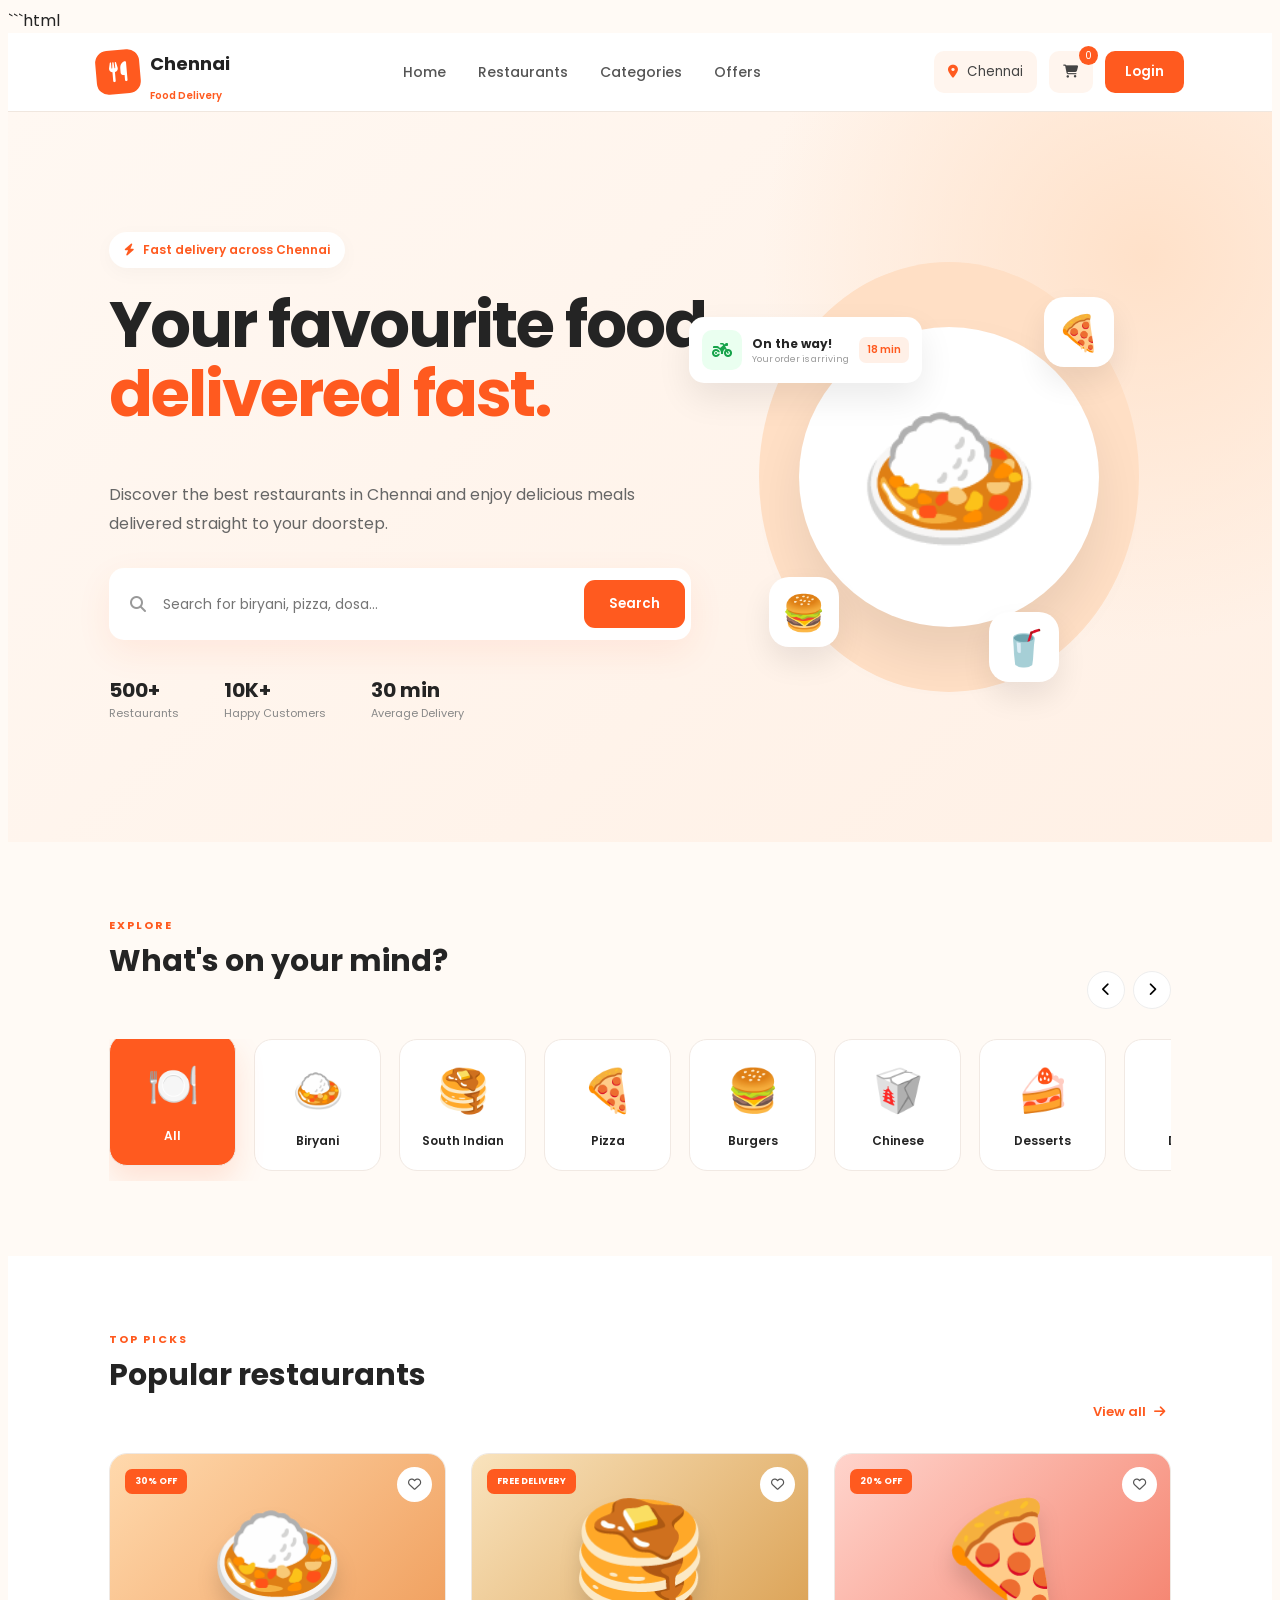
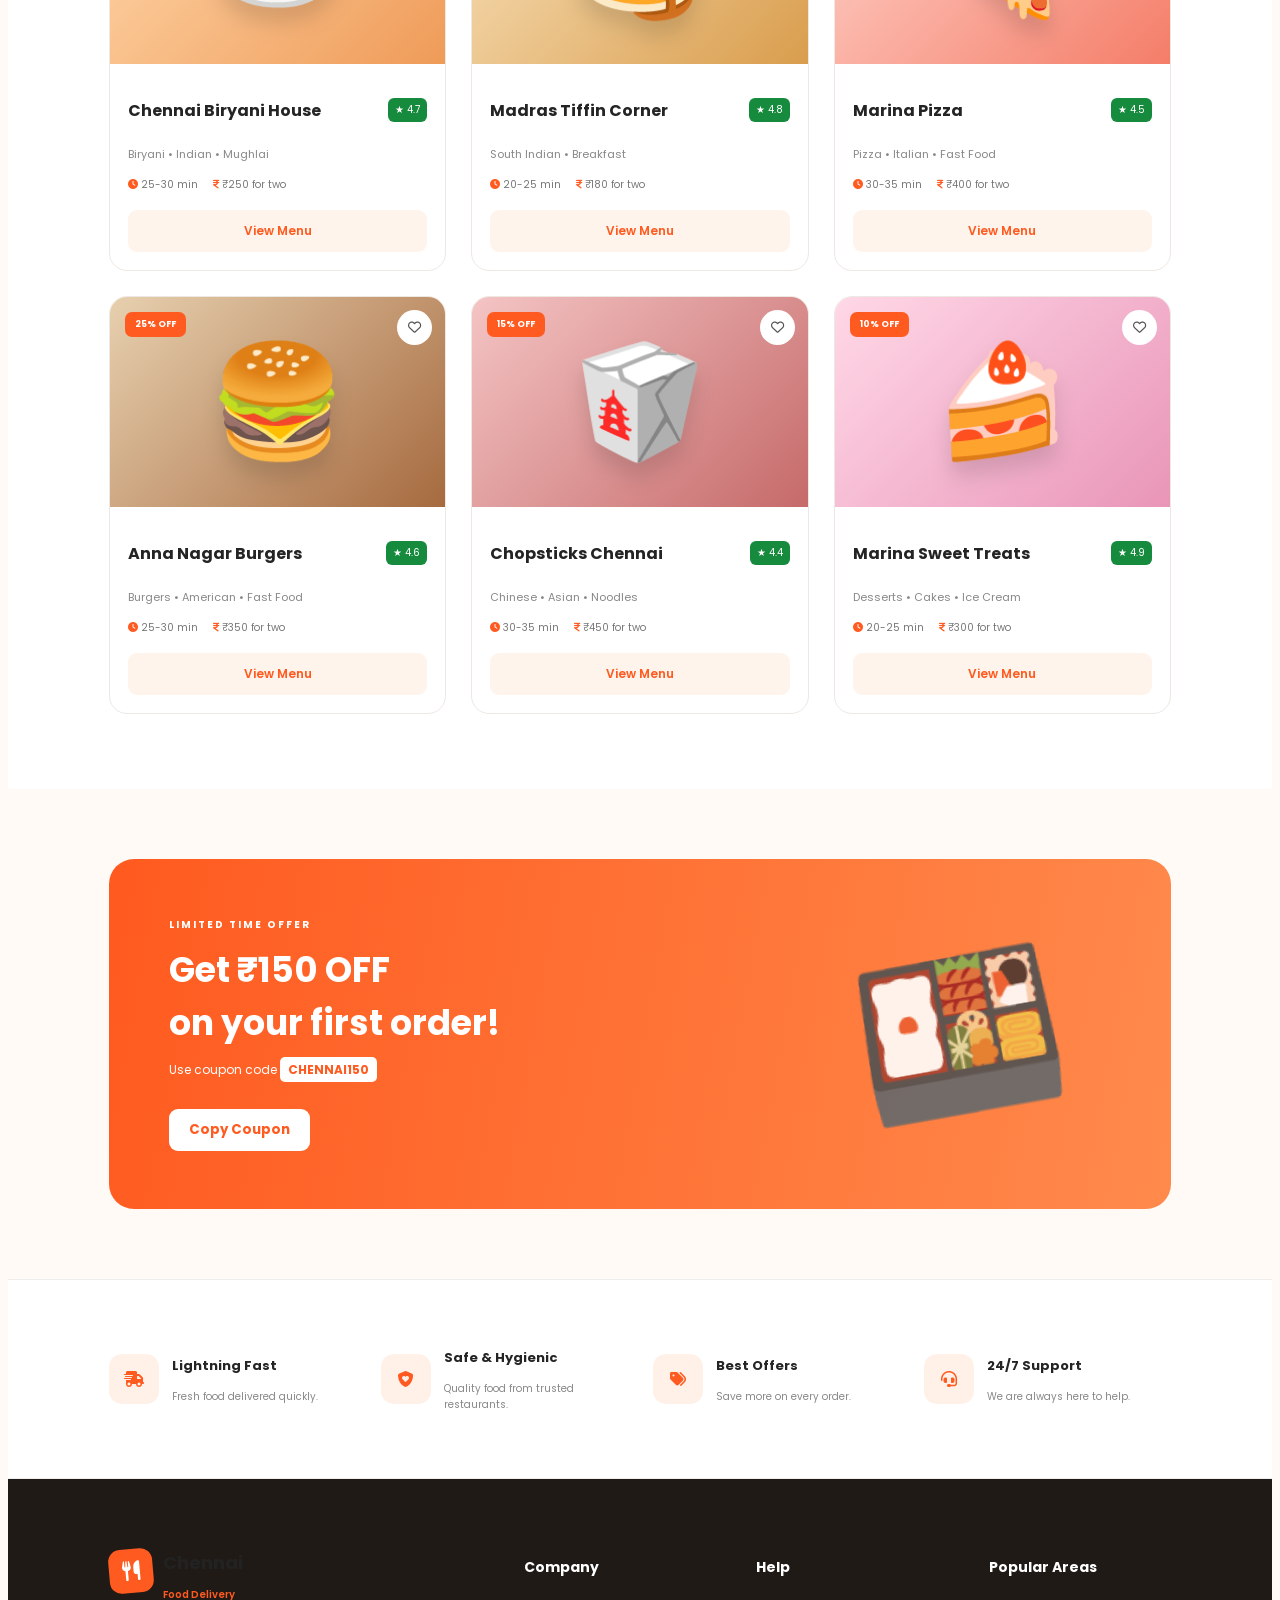
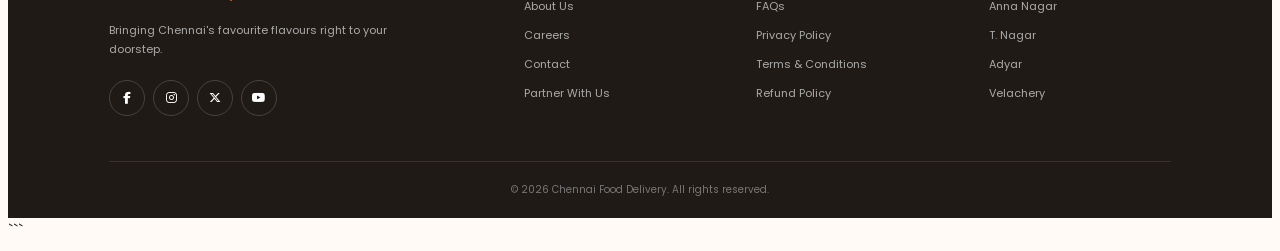
<file: chennai-food-delivery/index.html>
```html
<!DOCTYPE html>
<html lang="en">
<head>
    <meta charset="UTF-8">
    <meta name="viewport" content="width=device-width, initial-scale=1.0">

    <title>Chennai Food Delivery</title>

    <link rel="stylesheet" href="css/style.css">

    <!-- Google Font -->
    <link rel="preconnect" href="https://fonts.googleapis.com">
    <link rel="preconnect" href="https://fonts.gstatic.com" crossorigin>
    <link href="https://fonts.googleapis.com/css2?family=Poppins:wght@300;400;500;600;700;800&display=swap" rel="stylesheet">

    <!-- Icons -->
    <link rel="stylesheet"
          href="https://cdnjs.cloudflare.com/ajax/libs/font-awesome/6.5.2/css/all.min.css">
</head>

<body>

<!-- ================= NAVBAR ================= -->

<header class="navbar">

    <div class="logo">
        <div class="logo-icon">
            <i class="fa-solid fa-utensils"></i>
        </div>

        <div>
            <h2>Chennai</h2>
            <span>Food Delivery</span>
        </div>
    </div>

    <nav>
        <a href="#home">Home</a>
        <a href="#restaurants">Restaurants</a>
        <a href="#categories">Categories</a>
        <a href="#offers">Offers</a>
    </nav>

    <div class="nav-actions">

        <button class="location-btn">
            <i class="fa-solid fa-location-dot"></i>
            Chennai
        </button>

        <button class="cart-btn" onclick="openCart()">
            <i class="fa-solid fa-cart-shopping"></i>
            <span id="cartCount">0</span>
        </button>

        <button class="login-btn" onclick="openLogin()">
            Login
        </button>

    </div>

    <button class="menu-btn" onclick="toggleMobileMenu()">
        <i class="fa-solid fa-bars"></i>
    </button>

</header>


<!-- ================= MOBILE MENU ================= -->

<div class="mobile-menu" id="mobileMenu">

    <a href="#home">Home</a>
    <a href="#restaurants">Restaurants</a>
    <a href="#categories">Categories</a>
    <a href="#offers">Offers</a>

</div>


<!-- ================= HERO ================= -->

<section class="hero" id="home">

    <div class="hero-content">

        <span class="hero-tag">
            <i class="fa-solid fa-bolt"></i>
            Fast delivery across Chennai
        </span>

        <h1>
            Your favourite food,
            <span>delivered fast.</span>
        </h1>

        <p>
            Discover the best restaurants in Chennai and
            enjoy delicious meals delivered straight to your doorstep.
        </p>

        <div class="search-box">

            <i class="fa-solid fa-magnifying-glass"></i>

            <input
                type="text"
                id="searchInput"
                placeholder="Search for biryani, pizza, dosa..."
                onkeyup="searchFood()"
            >

            <button onclick="searchFood()">
                Search
            </button>

        </div>

        <div class="hero-stats">

            <div>
                <strong>500+</strong>
                <span>Restaurants</span>
            </div>

            <div>
                <strong>10K+</strong>
                <span>Happy Customers</span>
            </div>

            <div>
                <strong>30 min</strong>
                <span>Average Delivery</span>
            </div>

        </div>

    </div>


    <div class="hero-image">

        <div class="delivery-card">

            <div class="delivery-icon">
                <i class="fa-solid fa-motorcycle"></i>
            </div>

            <div>
                <strong>On the way!</strong>
                <small>Your order is arriving</small>
            </div>

            <span class="delivery-time">
                18 min
            </span>

        </div>

        <div class="food-circle">
            🍛
        </div>

        <div class="floating-food food-one">🍕</div>
        <div class="floating-food food-two">🍔</div>
        <div class="floating-food food-three">🥤</div>

    </div>

</section>


<!-- ================= CATEGORIES ================= -->

<section class="section" id="categories">

    <div class="section-heading">

        <div>
            <span class="small-title">EXPLORE</span>
            <h2>What's on your mind?</h2>
        </div>

        <div class="category-arrows">
            <button onclick="scrollCategories(-1)">
                <i class="fa-solid fa-chevron-left"></i>
            </button>

            <button onclick="scrollCategories(1)">
                <i class="fa-solid fa-chevron-right"></i>
            </button>
        </div>

    </div>


    <div class="categories" id="categoryContainer">

        <div class="category active" onclick="filterCategory('all')">
            <div class="category-icon">🍽️</div>
            <span>All</span>
        </div>

        <div class="category" onclick="filterCategory('biryani')">
            <div class="category-icon">🍛</div>
            <span>Biryani</span>
        </div>

        <div class="category" onclick="filterCategory('south-indian')">
            <div class="category-icon">🥞</div>
            <span>South Indian</span>
        </div>

        <div class="category" onclick="filterCategory('pizza')">
            <div class="category-icon">🍕</div>
            <span>Pizza</span>
        </div>

        <div class="category" onclick="filterCategory('burger')">
            <div class="category-icon">🍔</div>
            <span>Burgers</span>
        </div>

        <div class="category" onclick="filterCategory('chinese')">
            <div class="category-icon">🥡</div>
            <span>Chinese</span>
        </div>

        <div class="category" onclick="filterCategory('dessert')">
            <div class="category-icon">🍰</div>
            <span>Desserts</span>
        </div>

        <div class="category" onclick="filterCategory('drinks')">
            <div class="category-icon">🥤</div>
            <span>Drinks</span>
        </div>

    </div>

</section>


<!-- ================= RESTAURANTS ================= -->

<section class="section restaurants-section" id="restaurants">

    <div class="section-heading">

        <div>
            <span class="small-title">TOP PICKS</span>
            <h2>Popular restaurants</h2>
        </div>

        <button class="view-all" onclick="showAllRestaurants()">
            View all
            <i class="fa-solid fa-arrow-right"></i>
        </button>

    </div>


    <div class="restaurant-grid" id="restaurantGrid">


        <!-- Restaurant 1 -->

        <article class="restaurant-card"
                 data-category="biryani">

            <div class="restaurant-image biryani-bg">

                <span class="discount">
                    30% OFF
                </span>

                <button class="favorite"
                        onclick="toggleFavorite(this)">
                    <i class="fa-regular fa-heart"></i>
                </button>

                <div class="restaurant-emoji">
                    🍛
                </div>

            </div>

            <div class="restaurant-info">

                <div class="restaurant-title">

                    <h3>Chennai Biryani House</h3>

                    <span class="rating">
                        ★ 4.7
                    </span>

                </div>

                <p>
                    Biryani • Indian • Mughlai
                </p>

                <div class="restaurant-meta">

                    <span>
                        <i class="fa-solid fa-clock"></i>
                        25-30 min
                    </span>

                    <span>
                        <i class="fa-solid fa-indian-rupee-sign"></i>
                        ₹250 for two
                    </span>

                </div>

                <button class="menu-button"
                        onclick="viewMenu('Chennai Biryani House')">
                    View Menu
                </button>

            </div>

        </article>


        <!-- Restaurant 2 -->

        <article class="restaurant-card"
                 data-category="south-indian">

            <div class="restaurant-image dosa-bg">

                <span class="discount">
                    FREE DELIVERY
                </span>

                <button class="favorite"
                        onclick="toggleFavorite(this)">
                    <i class="fa-regular fa-heart"></i>
                </button>

                <div class="restaurant-emoji">
                    🥞
                </div>

            </div>

            <div class="restaurant-info">

                <div class="restaurant-title">

                    <h3>Madras Tiffin Corner</h3>

                    <span class="rating">
                        ★ 4.8
                    </span>

                </div>

                <p>
                    South Indian • Breakfast
                </p>

                <div class="restaurant-meta">

                    <span>
                        <i class="fa-solid fa-clock"></i>
                        20-25 min
                    </span>

                    <span>
                        <i class="fa-solid fa-indian-rupee-sign"></i>
                        ₹180 for two
                    </span>

                </div>

                <button class="menu-button"
                        onclick="viewMenu('Madras Tiffin Corner')">
                    View Menu
                </button>

            </div>

        </article>


        <!-- Restaurant 3 -->

        <article class="restaurant-card"
                 data-category="pizza">

            <div class="restaurant-image pizza-bg">

                <span class="discount">
                    20% OFF
                </span>

                <button class="favorite"
                        onclick="toggleFavorite(this)">
                    <i class="fa-regular fa-heart"></i>
                </button>

                <div class="restaurant-emoji">
                    🍕

                </div>

            </div>

            <div class="restaurant-info">

                <div class="restaurant-title">

                    <h3>Marina Pizza</h3>

                    <span class="rating">
                        ★ 4.5
                    </span>

                </div>

                <p>
                    Pizza • Italian • Fast Food
                </p>

                <div class="restaurant-meta">

                    <span>
                        <i class="fa-solid fa-clock"></i>
                        30-35 min
                    </span>

                    <span>
                        <i class="fa-solid fa-indian-rupee-sign"></i>
                        ₹400 for two
                    </span>

                </div>

                <button class="menu-button"
                        onclick="viewMenu('Marina Pizza')">
                    View Menu
                </button>

            </div>

        </article>


        <!-- Restaurant 4 -->

        <article class="restaurant-card"
                 data-category="burger">

            <div class="restaurant-image burger-bg">

                <span class="discount">
                    25% OFF
                </span>

                <button class="favorite"
                        onclick="toggleFavorite(this)">
                    <i class="fa-regular fa-heart"></i>
                </button>

                <div class="restaurant-emoji">
                    🍔
                </div>

            </div>

            <div class="restaurant-info">

                <div class="restaurant-title">

                    <h3>Anna Nagar Burgers</h3>

                    <span class="rating">
                        ★ 4.6
                    </span>

                </div>

                <p>
                    Burgers • American • Fast Food
                </p>

                <div class="restaurant-meta">

                    <span>
                        <i class="fa-solid fa-clock"></i>
                        25-30 min
                    </span>

                    <span>
                        <i class="fa-solid fa-indian-rupee-sign"></i>
                        ₹350 for two
                    </span>

                </div>

                <button class="menu-button"
                        onclick="viewMenu('Anna Nagar Burgers')">
                    View Menu
                </button>

            </div>

        </article>


        <!-- Restaurant 5 -->

        <article class="restaurant-card"
                 data-category="chinese">

            <div class="restaurant-image chinese-bg">

                <span class="discount">
                    15% OFF
                </span>

                <button class="favorite"
                        onclick="toggleFavorite(this)">
                    <i class="fa-regular fa-heart"></i>
                </button>

                <div class="restaurant-emoji">
                    🥡
                </div>

            </div>

            <div class="restaurant-info">

                <div class="restaurant-title">

                    <h3>Chopsticks Chennai</h3>

                    <span class="rating">
                        ★ 4.4
                    </span>

                </div>

                <p>
                    Chinese • Asian • Noodles
                </p>

                <div class="restaurant-meta">

                    <span>
                        <i class="fa-solid fa-clock"></i>
                        30-35 min
                    </span>

                    <span>
                        <i class="fa-solid fa-indian-rupee-sign"></i>
                        ₹450 for two
                    </span>

                </div>

                <button class="menu-button"
                        onclick="viewMenu('Chopsticks Chennai')">
                    View Menu
                </button>

            </div>

        </article>


        <!-- Restaurant 6 -->

        <article class="restaurant-card"
                 data-category="dessert">

            <div class="restaurant-image dessert-bg">

                <span class="discount">
                    10% OFF
                </span>

                <button class="favorite"
                        onclick="toggleFavorite(this)">
                    <i class="fa-regular fa-heart"></i>
                </button>

                <div class="restaurant-emoji">
                    🍰
                </div>

            </div>

            <div class="restaurant-info">

                <div class="restaurant-title">

                    <h3>Marina Sweet Treats</h3>

                    <span class="rating">
                        ★ 4.9
                    </span>

                </div>

                <p>
                    Desserts • Cakes • Ice Cream
                </p>

                <div class="restaurant-meta">

                    <span>
                        <i class="fa-solid fa-clock"></i>
                        20-25 min
                    </span>

                    <span>
                        <i class="fa-solid fa-indian-rupee-sign"></i>
                        ₹300 for two
                    </span>

                </div>

                <button class="menu-button"
                        onclick="viewMenu('Marina Sweet Treats')">
                    View Menu
                </button>

            </div>

        </article>

    </div>

</section>


<!-- ================= OFFER BANNER ================= -->

<section class="offer-section" id="offers">

    <div class="offer-content">

        <span>LIMITED TIME OFFER</span>

        <h2>
            Get ₹150 OFF<br>
            on your first order!
        </h2>

        <p>
            Use coupon code
            <strong>CHENNAI150</strong>
        </p>

        <button onclick="copyCoupon()">
            Copy Coupon
        </button>

    </div>

    <div class="offer-food">
        🍱
    </div>

</section>


<!-- ================= FEATURES ================= -->

<section class="features">

    <div class="feature">

        <div class="feature-icon">
            <i class="fa-solid fa-truck-fast"></i>
        </div>

        <div>
            <h3>Lightning Fast</h3>
            <p>Fresh food delivered quickly.</p>
        </div>

    </div>


    <div class="feature">

        <div class="feature-icon">
            <i class="fa-solid fa-shield-heart"></i>
        </div>

        <div>
            <h3>Safe & Hygienic</h3>
            <p>Quality food from trusted restaurants.</p>
        </div>

    </div>


    <div class="feature">

        <div class="feature-icon">
            <i class="fa-solid fa-tags"></i>
        </div>

        <div>
            <h3>Best Offers</h3>
            <p>Save more on every order.</p>
        </div>

    </div>


    <div class="feature">

        <div class="feature-icon">
            <i class="fa-solid fa-headset"></i>
        </div>

        <div>
            <h3>24/7 Support</h3>
            <p>We are always here to help.</p>
        </div>

    </div>

</section>


<!-- ================= FOOTER ================= -->

<footer>

    <div class="footer-content">

        <div class="footer-brand">

            <div class="logo">

                <div class="logo-icon">
                    <i class="fa-solid fa-utensils"></i>
                </div>

                <div>
                    <h2>Chennai</h2>
                    <span>Food Delivery</span>
                </div>

            </div>

            <p>
                Bringing Chennai's favourite flavours
                right to your doorstep.
            </p>

            <div class="social-icons">

                <a href="#">
                    <i class="fa-brands fa-facebook-f"></i>
                </a>

                <a href="#">
                    <i class="fa-brands fa-instagram"></i>
                </a>

                <a href="#">
                    <i class="fa-brands fa-x-twitter"></i>
                </a>

                <a href="#">
                    <i class="fa-brands fa-youtube"></i>
                </a>

            </div>

        </div>


        <div class="footer-column">

            <h4>Company</h4>

            <a href="#">About Us</a>
            <a href="#">Careers</a>
            <a href="#">Contact</a>
            <a href="#">Partner With Us</a>

        </div>


        <div class="footer-column">

            <h4>Help</h4>

            <a href="#">FAQs</a>
            <a href="#">Privacy Policy</a>
            <a href="#">Terms & Conditions</a>
            <a href="#">Refund Policy</a>

        </div>


        <div class="footer-column">

            <h4>Popular Areas</h4>

            <a href="#">Anna Nagar</a>
            <a href="#">T. Nagar</a>
            <a href="#">Adyar</a>
            <a href="#">Velachery</a>

        </div>

    </div>

    <div class="footer-bottom">
        © 2026 Chennai Food Delivery. All rights reserved.
    </div>

</footer>


<!-- ================= CART SIDEBAR ================= -->

<div class="overlay" id="overlay" onclick="closeCart()"></div>

<div class="cart-sidebar" id="cartSidebar">

    <div class="cart-header">

        <h2>
            <i class="fa-solid fa-bag-shopping"></i>
            Your Cart
        </h2>

        <button onclick="closeCart()">
            <i class="fa-solid fa-xmark"></i>
        </button>

    </div>


    <div class="cart-items" id="cartItems">

        <div class="empty-cart">

            <div class="empty-cart-icon">
                🛒
            </div>

            <h3>Your cart is empty</h3>

            <p>
                Add some delicious food to get started.
            </p>

        </div>

    </div>


    <div class="cart-footer">

        <div class="bill-row">
            <span>Subtotal</span>
            <strong id="subtotal">₹0</strong>
        </div>

        <div class="bill-row">
            <span>Delivery Fee</span>
            <strong id="deliveryFee">₹40</strong>
        </div>

        <div class="bill-row">
            <span>Taxes</span>
            <strong id="tax">₹0</strong>
        </div>

        <div class="total-row">
            <span>Total</span>
            <strong id="total">₹40</strong>
        </div>

        <button class="checkout-btn"
                onclick="openCheckout()">
            Proceed to Checkout
        </button>

    </div>

</div>


<!-- ================= MENU MODAL ================= -->

<div class="modal" id="menuModal">

    <div class="modal-content menu-modal">

        <button class="modal-close"
                onclick="closeMenu()">
            <i class="fa-solid fa-xmark"></i>
        </button>

        <div class="modal-header">

            <span class="small-title">
                MENU
            </span>

            <h2 id="menuRestaurantName">
                Restaurant
            </h2>

            <p>
                Select your favourite dishes
            </p>

        </div>


        <div class="food-menu" id="foodMenu">

        </div>

    </div>

</div>


<!-- ================= CHECKOUT MODAL ================= -->

<div class="modal" id="checkoutModal">

    <div class="modal-content checkout-modal">

        <button class="modal-close"
                onclick="closeCheckout()">
            <i class="fa-solid fa-xmark"></i>
        </button>

        <div class="modal-header">

            <span class="small-title">
                CHECKOUT
            </span>

            <h2>Complete your order</h2>

        </div>


        <form onsubmit="placeOrder(event)">

            <label>Full Name</label>

            <input
                type="text"
                id="customerName"
                placeholder="Enter your name"
                required
            >


            <label>Phone Number</label>

            <input
                type="tel"
                placeholder="Enter phone number"
                required
            >


            <label>Delivery Address</label>

            <textarea
                placeholder="Enter your delivery address"
                required
            ></textarea>


            <label>Payment Method</label>

            <select required>

                <option value="">
                    Select payment method
                </option>

                <option>
                    Cash on Delivery
                </option>

                <option>
                    UPI
                </option>

                <option>
                    Credit / Debit Card
                </option>

            </select>


            <button class="checkout-btn"
                    type="submit">
                Place Order
            </button>

        </form>

    </div>

</div>


<!-- ================= LOGIN MODAL ================= -->

<div class="modal" id="loginModal">

    <div class="modal-content login-modal">

        <button class="modal-close"
                onclick="closeLogin()">
            <i class="fa-solid fa-xmark"></i>
        </button>

        <div class="login-icon">
            <i class="fa-solid fa-user"></i>
        </div>

        <h2>Welcome back!</h2>

        <p>Login to continue ordering delicious food.</p>

        <input
            type="tel"
            placeholder="Enter mobile number"
        >

        <button class="checkout-btn"
                onclick="loginUser()">
            Continue
        </button>

        <small>
            By continuing, you agree to our Terms and Privacy Policy.
        </small>

    </div>

</div>


<!-- ================= TOAST ================= -->

<div class="toast" id="toast">

    <i class="fa-solid fa-circle-check"></i>

    <span id="toastMessage">
        Added to cart
    </span>

</div>


<script src="js/script.js"></script>

</body>
</html>
```
</file>
<file: chennai-food-delivery/css/style.css>
```css
/* =========================
   GLOBAL
========================= */

* {
    margin: 0;
    padding: 0;
    box-sizing: border-box;
}

html {
    scroll-behavior: smooth;
}

body {
    font-family: "Poppins", sans-serif;
    background: #fffaf5;
    color: #242424;
}

button,
input,
textarea,
select {
    font-family: inherit;
}

button {
    cursor: pointer;
}

a {
    text-decoration: none;
    color: inherit;
}


/* =========================
   NAVBAR
========================= */

.navbar {
    height: 78px;
    background: #ffffff;
    display: flex;
    align-items: center;
    justify-content: space-between;
    padding: 0 7%;
    border-bottom: 1px solid #f0e7df;
    position: sticky;
    top: 0;
    z-index: 1000;
}

.logo {
    display: flex;
    align-items: center;
    gap: 10px;
}

.logo-icon {
    width: 44px;
    height: 44px;
    background: #ff5a1f;
    color: white;
    border-radius: 12px;
    display: flex;
    align-items: center;
    justify-content: center;
    font-size: 20px;
    transform: rotate(-5deg);
}

.logo h2 {
    font-size: 18px;
    line-height: 18px;
    color: #222;
}

.logo span {
    font-size: 10px;
    color: #ff5a1f;
    font-weight: 600;
}

.navbar nav {
    display: flex;
    gap: 32px;
}

.navbar nav a {
    font-size: 14px;
    font-weight: 500;
    color: #555;
    transition: 0.3s;
}

.navbar nav a:hover {
    color: #ff5a1f;
}

.nav-actions {
    display: flex;
    align-items: center;
    gap: 12px;
}

.location-btn,
.cart-btn {
    border: none;
    background: #fff5ee;
    color: #444;
    height: 42px;
    border-radius: 10px;
    padding: 0 14px;
}

.location-btn i {
    color: #ff5a1f;
    margin-right: 5px;
}

.cart-btn {
    position: relative;
    width: 44px;
    padding: 0;
}

.cart-btn span {
    position: absolute;
    right: -5px;
    top: -5px;
    background: #ff5a1f;
    color: white;
    font-size: 10px;
    width: 19px;
    height: 19px;
    border-radius: 50%;
    display: flex;
    align-items: center;
    justify-content: center;
}

.login-btn {
    border: none;
    background: #ff5a1f;
    color: white;
    height: 42px;
    padding: 0 20px;
    border-radius: 10px;
    font-weight: 600;
}

.menu-btn {
    display: none;
    border: none;
    background: none;
    font-size: 24px;
}


/* =========================
   MOBILE MENU
========================= */

.mobile-menu {
    display: none;
    position: fixed;
    top: 78px;
    left: 0;
    width: 100%;
    background: white;
    z-index: 999;
    padding: 20px;
    box-shadow: 0 10px 30px #00000015;
}

.mobile-menu a {
    display: block;
    padding: 14px;
    border-bottom: 1px solid #eee;
}


/* =========================
   HERO
========================= */

.hero {
    min-height: 590px;
    padding: 70px 8%;
    display: flex;
    align-items: center;
    justify-content: space-between;
    overflow: hidden;
    background:
        radial-gradient(circle at 90% 20%, #ffe1c9 0, transparent 30%),
        linear-gradient(135deg, #fff8f2, #fff0e5);
}

.hero-content {
    max-width: 650px;
}

.hero-tag {
    display: inline-flex;
    align-items: center;
    gap: 8px;
    background: #fff;
    color: #ff5a1f;
    padding: 9px 15px;
    border-radius: 50px;
    font-size: 12px;
    font-weight: 600;
    box-shadow: 0 5px 20px #00000008;
}

.hero h1 {
    margin-top: 22px;
    font-size: clamp(42px, 5vw, 68px);
    line-height: 1.08;
    letter-spacing: -2px;
}

.hero h1 span {
    color: #ff5a1f;
}

.hero p {
    color: #666;
    margin-top: 20px;
    line-height: 1.8;
    max-width: 540px;
}

.search-box {
    background: white;
    margin-top: 30px;
    max-width: 570px;
    height: 60px;
    border-radius: 15px;
    display: flex;
    align-items: center;
    padding: 6px;
    box-shadow: 0 12px 35px #ff5a1f15;
}

.search-box > i {
    margin: 0 15px;
    color: #999;
}

.search-box input {
    flex: 1;
    border: none;
    outline: none;
    font-size: 14px;
}

.search-box button {
    border: none;
    background: #ff5a1f;
    color: white;
    height: 48px;
    padding: 0 25px;
    border-radius: 11px;
    font-weight: 600;
}

.hero-stats {
    display: flex;
    gap: 45px;
    margin-top: 35px;
}

.hero-stats div {
    display: flex;
    flex-direction: column;
}

.hero-stats strong {
    font-size: 20px;
}

.hero-stats span {
    font-size: 11px;
    color: #888;
}


/* HERO VISUAL */

.hero-image {
    width: 430px;
    height: 430px;
    border-radius: 50%;
    background: #ffdfc5;
    position: relative;
    display: flex;
    align-items: center;
    justify-content: center;
    margin-right: 3%;
}

.food-circle {
    width: 300px;
    height: 300px;
    border-radius: 50%;
    background: white;
    display: flex;
    align-items: center;
    justify-content: center;
    font-size: 150px;
    box-shadow: 0 30px 50px #00000015;
}

.floating-food {
    position: absolute;
    background: white;
    width: 70px;
    height: 70px;
    border-radius: 20px;
    display: flex;
    align-items: center;
    justify-content: center;
    font-size: 35px;
    box-shadow: 0 15px 30px #00000015;
}

.food-one {
    top: 35px;
    right: 25px;
}

.food-two {
    bottom: 45px;
    left: 10px;
}

.food-three {
    bottom: 10px;
    right: 80px;
}

.delivery-card {
    position: absolute;
    z-index: 5;
    left: -70px;
    top: 55px;
    background: white;
    padding: 13px;
    border-radius: 15px;
    display: flex;
    align-items: center;
    gap: 10px;
    box-shadow: 0 15px 35px #00000015;
}

.delivery-icon {
    width: 40px;
    height: 40px;
    border-radius: 10px;
    background: #eafff0;
    color: #16a34a;
    display: flex;
    align-items: center;
    justify-content: center;
}

.delivery-card div {
    display: flex;
    flex-direction: column;
}

.delivery-card strong {
    font-size: 12px;
}

.delivery-card small {
    color: #999;
    font-size: 9px;
}

.delivery-time {
    background: #fff0e7;
    color: #ff5a1f;
    padding: 5px 8px;
    border-radius: 7px;
    font-size: 10px;
    font-weight: 600;
}


/* =========================
   SECTION
========================= */

.section {
    padding: 75px 8%;
}

.section-heading {
    display: flex;
    justify-content: space-between;
    align-items: end;
    margin-bottom: 30px;
}

.small-title {
    font-size: 11px;
    color: #ff5a1f;
    font-weight: 700;
    letter-spacing: 2px;
}

.section-heading h2 {
    font-size: 30px;
    margin-top: 5px;
}

.category-arrows {
    display: flex;
    gap: 8px;
}

.category-arrows button {
    width: 38px;
    height: 38px;
    border: 1px solid #eee;
    background: white;
    border-radius: 50%;
}

.category-arrows button:hover {
    background: #ff5a1f;
    color: white;
}


/* =========================
   CATEGORIES
========================= */

.categories {
    display: flex;
    gap: 18px;
    overflow-x: auto;
    padding-bottom: 10px;
    scrollbar-width: none;
}

.categories::-webkit-scrollbar {
    display: none;
}

.category {
    min-width: 125px;
    height: 130px;
    background: white;
    border-radius: 18px;
    display: flex;
    align-items: center;
    justify-content: center;
    flex-direction: column;
    gap: 10px;
    border: 1px solid #f1e9e3;
    transition: 0.3s;
    cursor: pointer;
}

.category:hover,
.category.active {
    background: #ff5a1f;
    color: white;
    transform: translateY(-5px);
    box-shadow: 0 15px 30px #ff5a1f25;
}

.category-icon {
    font-size: 42px;
}

.category span {
    font-size: 12px;
    font-weight: 600;
}


/* =========================
   RESTAURANTS
========================= */

.restaurants-section {
    background: #fff;
}

.restaurant-grid {
    display: grid;
    grid-template-columns: repeat(3, 1fr);
    gap: 25px;
}

.restaurant-card {
    background: white;
    border-radius: 18px;
    overflow: hidden;
    border: 1px solid #eee8e3;
    transition: 0.3s;
}

.restaurant-card:hover {
    transform: translateY(-7px);
    box-shadow: 0 20px 40px #0000000d;
}

.restaurant-image {
    height: 210px;
    position: relative;
    display: flex;
    align-items: center;
    justify-content: center;
}

.biryani-bg {
    background: linear-gradient(135deg, #ffd9ad, #ef9b58);
}

.dosa-bg {
    background: linear-gradient(135deg, #f9e3bd, #d99d4d);
}

.pizza-bg {
    background: linear-gradient(135deg, #ffd4cc, #f47d68);
}

.burger-bg {
    background: linear-gradient(135deg, #e7d0af, #a66a3f);
}

.chinese-bg {
    background: linear-gradient(135deg, #f4c4c4, #c66a6a);
}

.dessert-bg {
    background: linear-gradient(135deg, #ffd8e7, #e995b8);
}

.restaurant-emoji {
    font-size: 110px;
    filter: drop-shadow(0 15px 10px #00000020);
}

.discount {
    position: absolute;
    top: 15px;
    left: 15px;
    background: #ff5a1f;
    color: white;
    padding: 6px 10px;
    border-radius: 7px;
    font-size: 9px;
    font-weight: 700;
}

.favorite {
    position: absolute;
    top: 13px;
    right: 13px;
    width: 35px;
    height: 35px;
    border: none;
    background: white;
    color: #555;
    border-radius: 50%;
}

.favorite.liked {
    color: #ff3b30;
}

.restaurant-info {
    padding: 18px;
}

.restaurant-title {
    display: flex;
    align-items: center;
    justify-content: space-between;
    gap: 10px;
}

.restaurant-title h3 {
    font-size: 16px;
}

.rating {
    background: #168a3d;
    color: white;
    padding: 4px 7px;
    border-radius: 6px;
    font-size: 10px;
    white-space: nowrap;
}

.restaurant-info > p {
    font-size: 11px;
    color: #888;
    margin: 7px 0 14px;
}

.restaurant-meta {
    display: flex;
    gap: 15px;
    color: #777;
    font-size: 10px;
}

.restaurant-meta i {
    color: #ff5a1f;
}

.menu-button {
    width: 100%;
    margin-top: 17px;
    height: 42px;
    background: #fff4ec;
    color: #ff5a1f;
    border: none;
    border-radius: 9px;
    font-size: 12px;
    font-weight: 600;
    transition: 0.3s;
}

.menu-button:hover {
    background: #ff5a1f;
    color: white;
}

.view-all {
    background: none;
    border: none;
    color: #ff5a1f;
    font-weight: 600;
    font-size: 13px;
}

.view-all i {
    margin-left: 5px;
}


/* =========================
   OFFER
========================= */

.offer-section {
    margin: 70px 8%;
    min-height: 270px;
    background: linear-gradient(100deg, #ff5a1f, #ff8a4c);
    border-radius: 25px;
    color: white;
    padding: 40px 60px;
    position: relative;
    overflow: hidden;
    display: flex;
    align-items: center;
}

.offer-content {
    position: relative;
    z-index: 2;
}

.offer-content > span {
    font-size: 10px;
    letter-spacing: 2px;
    font-weight: 700;
}

.offer-content h2 {
    font-size: 35px;
    margin: 10px 0;
}

.offer-content p {
    font-size: 12px;
}

.offer-content strong {
    background: white;
    color: #ff5a1f;
    padding: 4px 8px;
    border-radius: 5px;
}

.offer-content button {
    margin-top: 18px;
    background: white;
    color: #ff5a1f;
    border: none;
    padding: 11px 20px;
    border-radius: 9px;
    font-weight: 700;
}

.offer-food {
    position: absolute;
    right: 10%;
    font-size: 170px;
    transform: rotate(-10deg);
    opacity: 0.9;
}


/* =========================
   FEATURES
========================= */

.features {
    padding: 55px 8%;
    display: grid;
    grid-template-columns: repeat(4, 1fr);
    gap: 25px;
    background: #fff;
    border-top: 1px solid #eee;
    border-bottom: 1px solid #eee;
}

.feature {
    display: flex;
    gap: 13px;
    align-items: center;
}

.feature-icon {
    width: 50px;
    height: 50px;
    background: #fff1e8;
    color: #ff5a1f;
    border-radius: 13px;
    display: flex;
    align-items: center;
    justify-content: center;
    flex-shrink: 0;
}

.feature h3 {
    font-size: 13px;
}

.feature p {
    font-size: 10px;
    color: #888;
    margin-top: 3px;
}


/* =========================
   FOOTER
========================= */

footer {
    background: #201a17;
    color: white;
    padding: 60px 8% 20px;
}

.footer-content {
    display: grid;
    grid-template-columns: 2fr 1fr 1fr 1fr;
    gap: 50px;
}

.footer-brand p {
    color: #aaa;
    font-size: 11px;
    line-height: 1.8;
    max-width: 280px;
    margin-top: 18px;
}

.footer-column {
    display: flex;
    flex-direction: column;
    gap: 12px;
}

.footer-column h4 {
    margin-bottom: 8px;
    font-size: 14px;
}

.footer-column a {
    color: #aaa;
    font-size: 11px;
}

.footer-column a:hover {
    color: #ff8a4c;
}

.social-icons {
    display: flex;
    gap: 8px;
    margin-top: 20px;
}

.social-icons a {
    width: 34px;
    height: 34px;
    border: 1px solid #444;
    border-radius: 50%;
    display: flex;
    align-items: center;
    justify-content: center;
    font-size: 12px;
}

.footer-bottom {
    border-top: 1px solid #39322e;
    margin-top: 45px;
    padding-top: 20px;
    color: #777;
    text-align: center;
    font-size: 10px;
}


/* =========================
   CART
========================= */

.overlay {
    position: fixed;
    inset: 0;
    background: #00000055;
    z-index: 1500;
    opacity: 0;
    visibility: hidden;
    transition: 0.3s;
}

.overlay.active {
    opacity: 1;
    visibility: visible;
}

.cart-sidebar {
    position: fixed;
    right: -450px;
    top: 0;
    width: 430px;
    max-width: 100%;
    height: 100vh;
    background: white;
    z-index: 1600;
    transition: 0.4s;
    display: flex;
    flex-direction: column;
}

.cart-sidebar.active {
    right: 0;
}

.cart-header {
    padding: 22px;
    border-bottom: 1px solid #eee;
    display: flex;
    justify-content: space-between;
}

.cart-header h2 {
    font-size: 18px;
}

.cart-header h2 i {
    color: #ff5a1f;
}

.cart-header button {
    border: none;
    background: #f5f5f5;
    width: 34px;
    height: 34px;
    border-radius: 50%;
}

.cart-items {
    flex: 1;
    padding: 20px;
    overflow-y: auto;
}

.empty-cart {
    text-align: center;
    margin-top: 100px;
}

.empty-cart-icon {
    font-size: 60px;
}

.empty-cart h3 {
    margin-top: 15px;
}

.empty-cart p {
    color: #999;
    font-size: 12px;
    margin-top: 7px;
}

.cart-item {
    display: flex;
    gap: 12px;
    margin-bottom: 18px;
    padding-bottom: 18px;
    border-bottom: 1px solid #eee;
}

.cart-item-image {
    width: 65px;
    height: 65px;
    background: #fff1e8;
    border-radius: 12px;
    display: flex;
    align-items: center;
    justify-content: center;
    font-size: 35px;
}

.cart-item-info {
    flex: 1;
}

.cart-item-info h4 {
    font-size: 12px;
}

.cart-item-info p {
    color: #ff5a1f;
    font-weight: 600;
    font-size: 12px;
    margin-top: 5px;
}

.quantity-controls {
    display: flex;
    align-items: center;
    gap: 10px;
    margin-top: 7px;
}

.quantity-controls button {
    border: 1px solid #ddd;
    background: white;
    width: 25px;
    height: 25px;
    border-radius: 6px;
}

.cart-footer {
    border-top: 1px solid #eee;
    padding: 20px;
}

.bill-row,
.total-row {
    display: flex;
    justify-content: space-between;
    margin-bottom: 10px;
    font-size: 12px;
}

.bill-row span {
    color: #777;
}

.total-row {
    border-top: 1px dashed #ddd;
    padding-top: 15px;
    margin-top: 12px;
    font-size: 16px;
}

.checkout-btn {
    width: 100%;
    height: 48px;
    background: #ff5a1f;
    color: white;
    border: none;
    border-radius: 10px;
    font-weight: 600;
    margin-top: 12px;
}


/* =========================
   MODALS
========================= */

.modal {
    position: fixed;
    inset: 0;
    z-index: 2000;
    background: #00000070;
    display: flex;
    align-items: center;
    justify-content: center;
    padding: 20px;
    opacity: 0;
    visibility: hidden;
    transition: 0.3s;
}

.modal.active {
    opacity: 1;
    visibility: visible;
}

.modal-content {
    background: white;
    border-radius: 20px;
    position: relative;
    width: 100%;
    max-width: 650px;
    max-height: 90vh;
    overflow-y: auto;
    padding: 30px;
    transform: translateY(20px);
    transition: 0.3s;
}

.modal.active .modal-content {
    transform: translateY(0);
}

.modal-close {
    position: absolute;
    right: 18px;
    top: 18px;
    width: 35px;
    height: 35px;
    border: none;
    background: #f5f5f5;
    border-radius: 50%;
}

.modal-header {
    margin-bottom: 25px;
}

.modal-header h2 {
    margin-top: 5px;
}

.modal-header p {
    color: #999;
    font-size: 12px;
}

.food-menu {
    display: grid;
    gap: 12px;
}

.food-item {
    display: flex;
    align-items: center;
    gap: 15px;
    border: 1px solid #eee;
    padding: 12px;
    border-radius: 12px;
}

.food-image {
    width: 65px;
    height: 65px;
    background: #fff1e8;
    border-radius: 10px;
    display: flex;
    align-items: center;
    justify-content: center;
    font-size: 35px;
}

.food-details {
    flex: 1;
}

.food-details h4 {
    font-size: 13px;
}

.food-details p {
    color: #888;
    font-size: 10px;
    margin-top: 3px;
}

.food-price {
    color: #ff5a1f;
    font-weight: 700;
    font-size: 12px;
}

.add-food-btn {
    border: none;
    background: #fff0e7;
    color: #ff5a1f;
    padding: 8px 13px;
    border-radius: 7px;
    font-size: 10px;
    font-weight: 700;
}


/* CHECKOUT */

.checkout-modal {
    max-width: 500px;
}

.checkout-modal form {
    display: flex;
    flex-direction: column;
}

.checkout-modal label {
    font-size: 11px;
    font-weight: 600;
    margin: 10px 0 6px;
}

.checkout-modal input,
.checkout-modal textarea,
.checkout-modal select {
    border: 1px solid #ddd;
    border-radius: 9px;
    padding: 12px;
    outline: none;
    font-size: 12px;
}

.checkout-modal textarea {
    height: 80px;
    resize: vertical;
}


/* LOGIN */

.login-modal {
    max-width: 400px;
    text-align: center;
}

.login-icon {
    width: 65px;
    height: 65px;
    border-radius: 50%;
    background: #fff0e7;
    color: #ff5a1f;
    display: flex;
    align-items: center;
    justify-content: center;
    margin: 10px auto 15px;
    font-size: 25px;
}

.login-modal p {
    color: #888;
    font-size: 12px;
    margin: 7px 0 20px;
}

.login-modal input {
    width: 100%;
    padding: 13px;
    border: 1px solid #ddd;
    border-radius: 9px;
    outline: none;
}

.login-modal small {
    display: block;
    color: #aaa;
    font-size: 9px;
    margin-top: 12px;
}


/* =========================
   TOAST
========================= */

.toast {
    position: fixed;
    bottom: 25px;
    right: 25px;
    z-index: 3000;
    background: #242424;
    color: white;
    padding: 13px 18px;
    border-radius: 10px;
    display: flex;
    align-items: center;
    gap: 10px;
    font-size: 12px;
    transform: translateY(100px);
    opacity: 0;
    transition: 0.3s;
}

.toast.show {
    transform: translateY(0);
    opacity: 1;
}

.toast i {
    color: #40d67a;
}


/* =========================
   RESPONSIVE
========================= */

@media (max-width: 1100px) {

    .hero-image {
        width: 350px;
        height: 350px;
    }

    .food-circle {
        width: 240px;
        height: 240px;
        font-size: 110px;
    }

    .restaurant-grid {
        grid-template-columns: repeat(2, 1fr);
    }

    .features {
        grid-template-columns: repeat(2, 1fr);
    }
}


@media (max-width: 850px) {

    .navbar nav,
    .nav-actions {
        display: none;
    }

    .menu-btn {
        display: block;
    }

    .hero {
        flex-direction: column;
        text-align: center;
        padding-top: 50px;
    }

    .hero p {
        margin-left: auto;
        margin-right: auto;
    }

    .search-box {
        margin-left: auto;
        margin-right: auto;
    }

    .hero-stats {
        justify-content: center;
    }

    .hero-image {
        margin-top: 60px;
    }

    .delivery-card {
        left: -20px;
    }

    .footer-content {
        grid-template-columns: 1fr 1fr;
    }
}


@media (max-width: 600px) {

    .navbar {
        padding: 0 5%;
    }

    .section {
        padding: 55px 5%;
    }

    .hero {
        padding: 45px 5%;
    }

    .hero h1 {
        font-size: 40px;
    }

    .hero-stats {
        gap: 20px;
    }

    .hero-image {
        width: 280px;
        height: 280px;
    }

    .food-circle {
        width: 190px;
        height: 190px;
        font-size: 90px;
    }

    .floating-food {
        width: 50px;
        height: 50px;
        font-size: 25px;
    }

    .restaurant-grid {
        grid-template-columns: 1fr;
    }

    .features {
        grid-template-columns: 1fr;
        padding: 40px 5%;
    }

    .offer-section {
        margin: 40px 5%;
        padding: 35px;
    }

    .offer-content h2 {
        font-size: 27px;
    }

    .offer-food {
        right: -30px;
        opacity: 0.25;
    }

    .footer-content {
        grid-template-columns: 1fr;
    }

    .footer-column {
        margin-top: 10px;
    }

    .search-box {
        height: auto;
        flex-wrap: wrap;
        padding: 10px;
    }

    .search-box input {
        min-width: 150px;
    }

    .search-box button {
        margin-top: 5px;
        width: 100%;
    }

    .section-heading h2 {
        font-size: 24px;
    }
}
```
</file>
